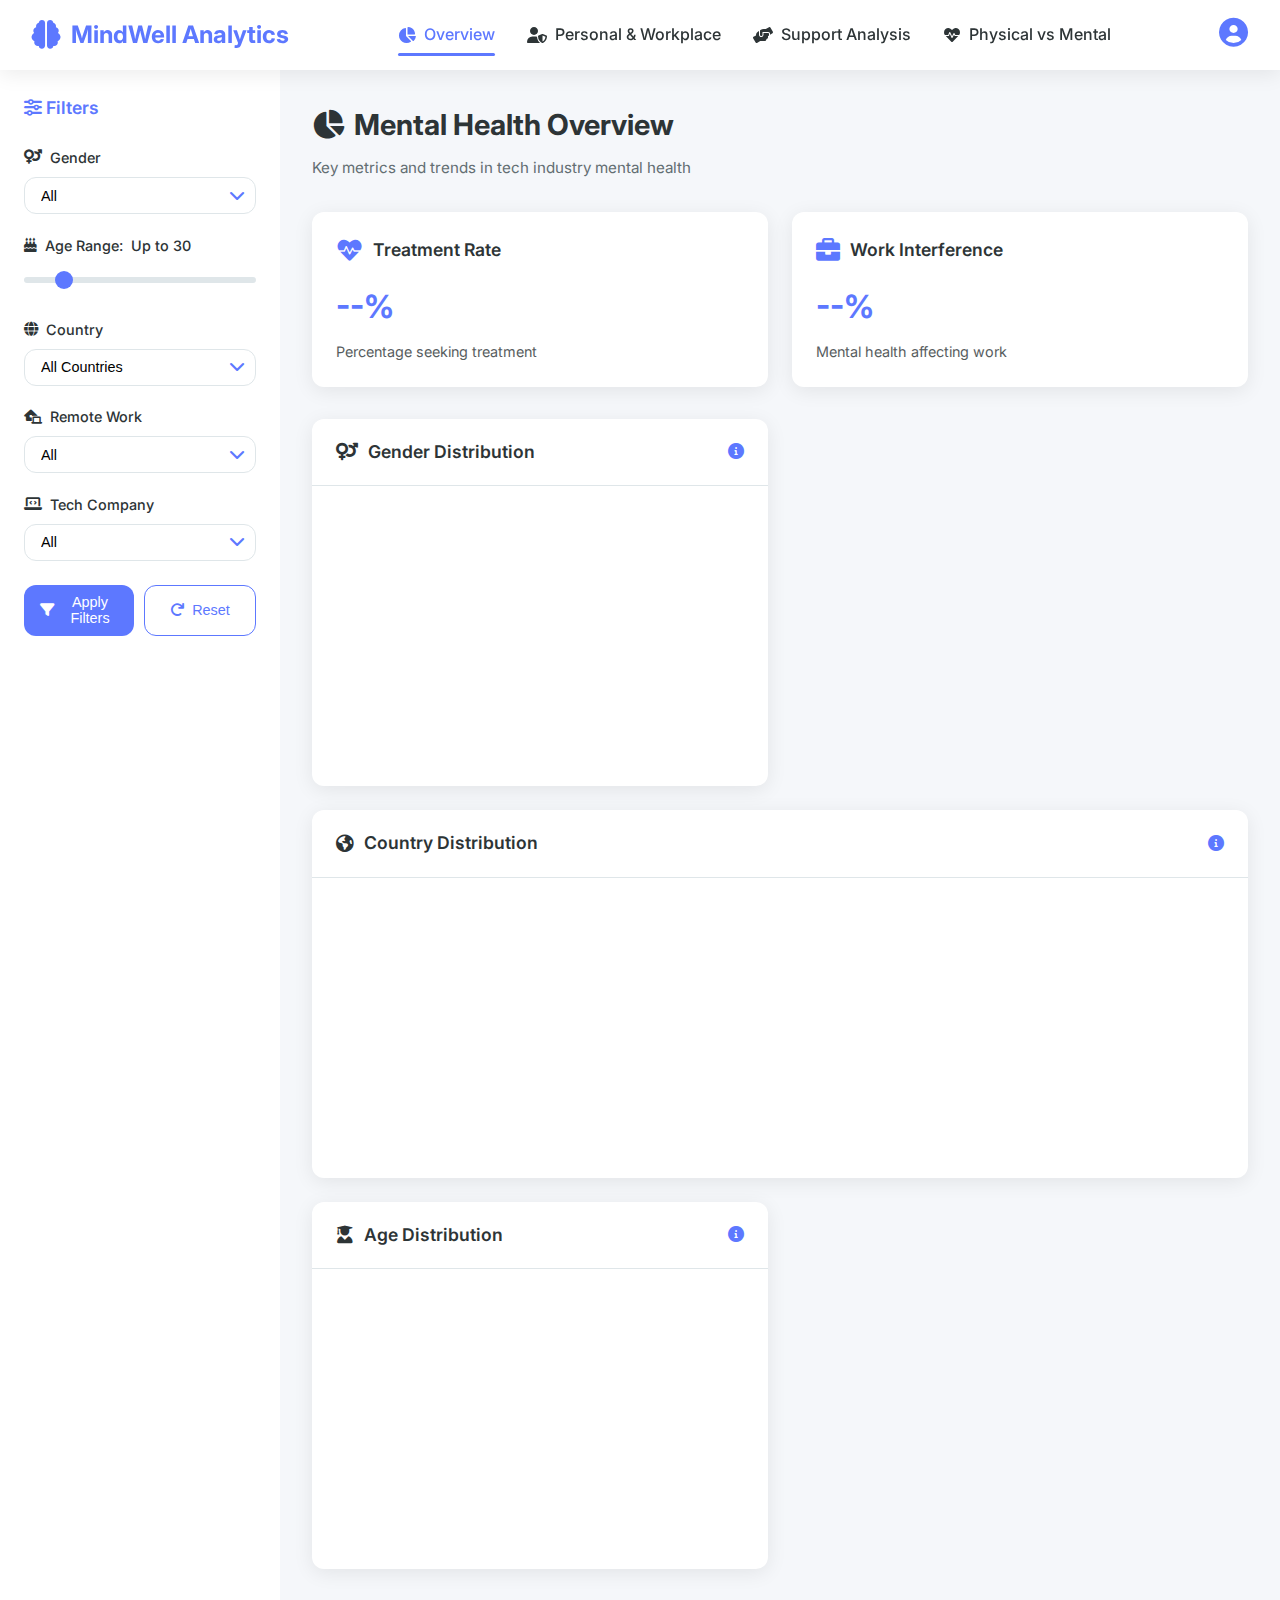
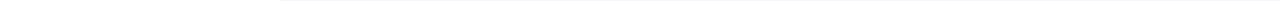
<file: etl-project/Data_analytics-dashboard-main/index.html>
<!DOCTYPE html>
<html lang="en">
<head>
    <meta charset="UTF-8">
    <meta name="viewport" content="width=device-width, initial-scale=1.0">
    <title>Mental Health Dashboard - Overview</title>
    <link href="https://fonts.googleapis.com/css2?family=Inter:wght@300;400;500;600;700&display=swap" rel="stylesheet">
    <link rel="stylesheet" href="https://cdnjs.cloudflare.com/ajax/libs/font-awesome/6.0.0/css/all.min.css">
    <link rel="stylesheet" href="styles.css">
    <script src="https://d3js.org/d3.v7.min.js"></script>
</head>
<body>
    <header class="dashboard-header">
        <div class="logo">
            <i class="fas fa-brain"></i>
            <span>MindWell Analytics</span>
        </div>
        <nav class="main-nav">
            <ul>
                <li><a href="index.html" class="active"><i class="fas fa-chart-pie"></i> Overview</a></li>
                <li><a href="factors.html"><i class="fas fa-user-shield"></i> Personal & Workplace</a></li>
                <li><a href="support.html"><i class="fas fa-hands-helping"></i> Support Analysis</a></li>
                <li><a href="physical-vs-mental.html"><i class="fas fa-heartbeat"></i> Physical vs Mental</a></li>
            </ul>
        </nav>
        <div class="user-profile">
            <i class="fas fa-user-circle"></i>
        </div>
    </header>

    <div class="dashboard-container">
        <aside class="sidebar">
            <div class="filters">
                <div class="filter-header">
                    <h3><i class="fas fa-sliders-h"></i> Filters</h3>
                </div>
                <div class="filter-group">
                    <label for="gender"><i class="fas fa-venus-mars"></i> Gender</label>
                    <div class="select-wrapper">
                        <select id="gender" class="filter-select">
                            <option value="All">All</option>
                            <option value="Male">Male</option>
                            <option value="Female">Female</option>
                            <option value="Other">Other</option>
                        </select>
                    </div>
                </div>
                <div class="filter-group">
                    <label for="age"><i class="fas fa-birthday-cake"></i> Age Range: <span id="age-value">Up to 30</span></label>
                    <input type="range" id="age" min="18" max="100" value="30" class="slider">
                </div>
                <div class="filter-group">
                    <label for="country"><i class="fas fa-globe"></i> Country</label>
                    <div class="select-wrapper">
                        <select id="country" class="filter-select">
                            <option value="All">All Countries</option>
                        </select>
                    </div>
                </div>
                <div class="filter-group">
                    <label for="remote"><i class="fas fa-laptop-house"></i> Remote Work</label>
                    <div class="select-wrapper">
                        <select id="remote" class="filter-select">
                            <option value="All">All</option>
                            <option value="Yes">Yes</option>
                            <option value="No">No</option>
                        </select>
                    </div>
                </div>
                <div class="filter-group">
                    <label for="tech"><i class="fas fa-laptop-code"></i> Tech Company</label>
                    <div class="select-wrapper">
                        <select id="tech" class="filter-select">
                            <option value="All">All</option>
                            <option value="Yes">Yes</option>
                            <option value="No">No</option>
                        </select>
                    </div>
                </div>
                <div class="filter-buttons">
                    <button id="apply-filters" class="btn btn-primary">
                        <i class="fas fa-filter"></i> Apply Filters
                    </button>
                    <button id="reset-filters" class="btn btn-secondary">
                        <i class="fas fa-redo"></i> Reset
                    </button>
                </div>
            </div>
        </aside>

        <main class="content">
            <div class="page-header">
                <h1><i class="fas fa-chart-pie"></i> Mental Health Overview</h1>
                <p class="subtitle">Key metrics and trends in tech industry mental health</p>
            </div>

            <div class="summary-metrics">
                <div class="metric-card">
                    <div class="metric-header">
                        <i class="fas fa-heartbeat"></i>
                        <h3>Treatment Rate</h3>
                    </div>
                    <div class="metric-value" id="treatment-rate">--%</div>
                    <div class="metric-description">Percentage seeking treatment</div>
                </div>
                <div class="metric-card">
                    <div class="metric-header">
                        <i class="fas fa-briefcase"></i>
                        <h3>Work Interference</h3>
                    </div>
                    <div class="metric-value" id="interference-rate">--%</div>
                    <div class="metric-description">Mental health affecting work</div>
                </div>
            </div>

            <div class="grid-container">
                <div class="card chart-card">
                    <div class="card-header">
                        <h2><i class="fas fa-venus-mars"></i> Gender Distribution</h2>
                        <div class="card-tooltip">
                            <i class="fas fa-info-circle"></i>
                            <span class="tooltip-text">Breakdown of respondents by gender</span>
                        </div>
                    </div>
                    <div id="gender-chart" class="chart-container"></div>
                </div>

                <div class="card chart-card wide">
                    <div class="card-header">
                        <h2><i class="fas fa-globe-americas"></i> Country Distribution</h2>
                        <div class="card-tooltip">
                            <i class="fas fa-info-circle"></i>
                            <span class="tooltip-text">Respondent count by country</span>
                        </div>
                    </div>
                    <div id="country-chart" class="chart-container"></div>
                </div>

                <div class="card chart-card">
                    <div class="card-header">
                        <h2><i class="fas fa-user-graduate"></i> Age Distribution</h2>
                        <div class="card-tooltip">
                            <i class="fas fa-info-circle"></i>
                            <span class="tooltip-text">Age range of respondents</span>
                        </div>
                    </div>
                    <div id="age-chart" class="chart-container"></div>
                </div>
            </div>
        </main>
    </div>

    <div class="toast-notification" id="toast">
        <i class="fas fa-check-circle"></i>
        <span>Filters applied successfully!</span>
    </div>

    <script src="common.js"></script>
    <script src="index.js"></script>
</body>
</html>
</file>
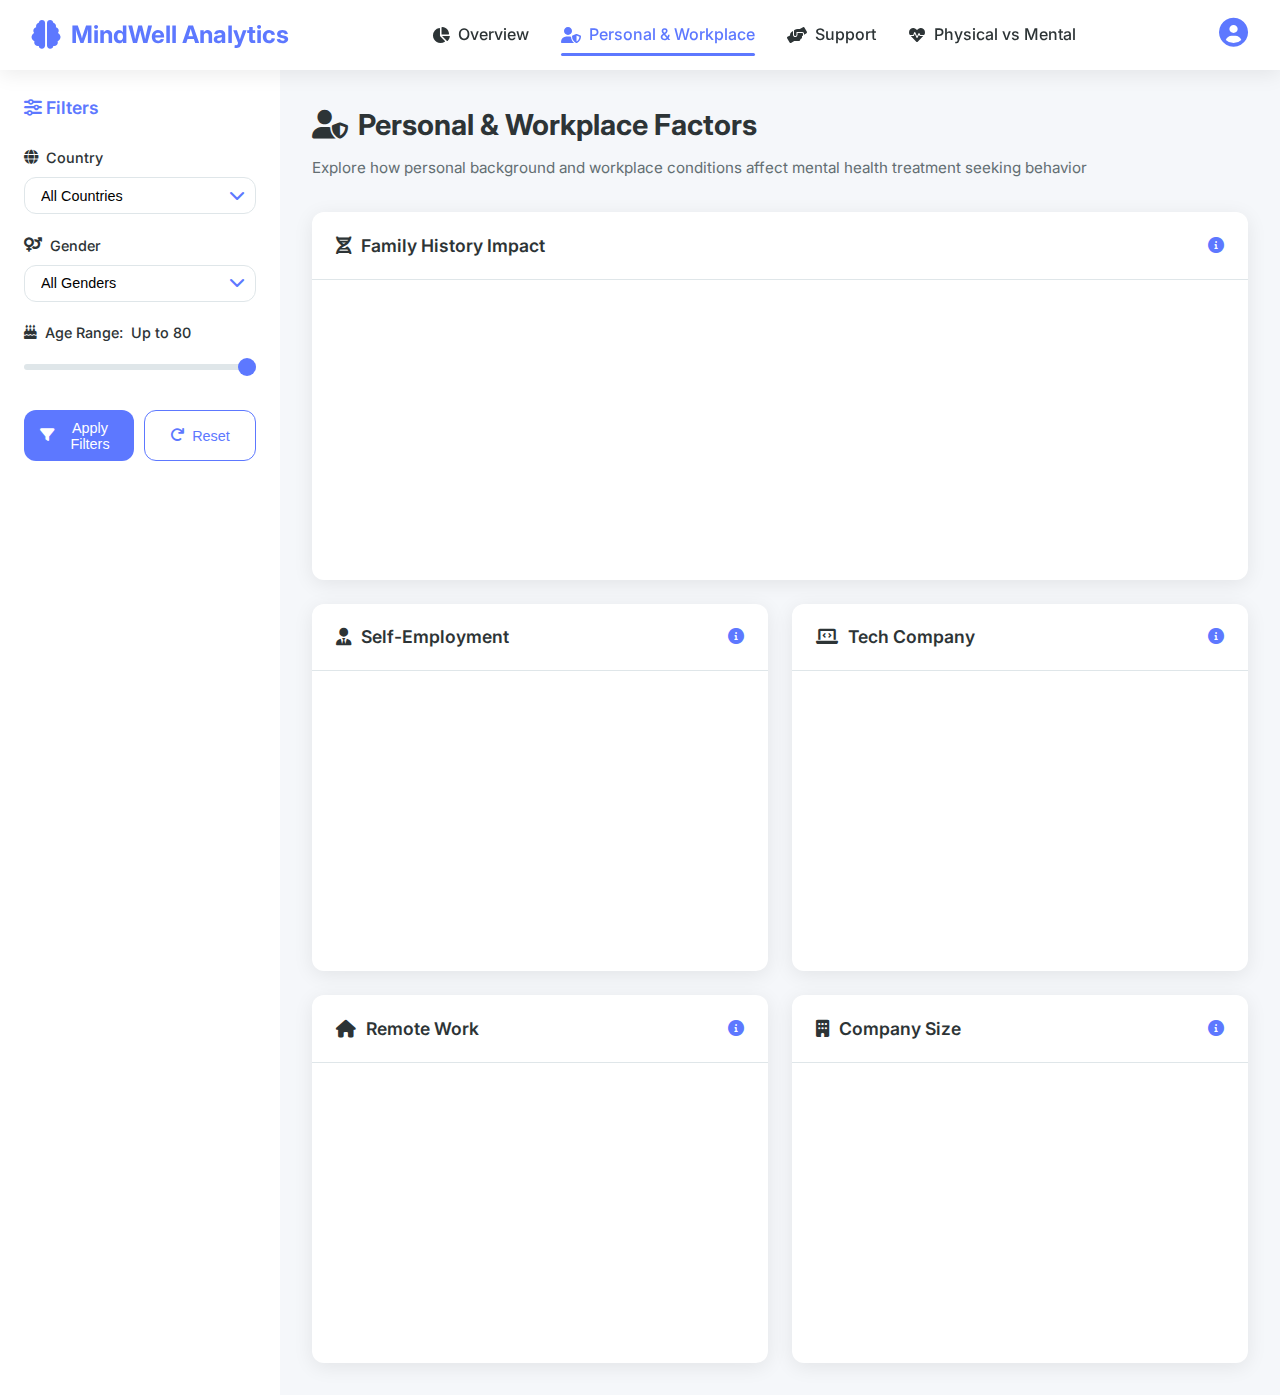
<file: etl-project/Data_analytics-dashboard-main/factors.html>
<!DOCTYPE html>
<html lang="en">
<head>
    <meta charset="UTF-8">
    <meta name="viewport" content="width=device-width, initial-scale=1.0">
    <title>Mental Health Dashboard - Factors</title>
    <link href="https://fonts.googleapis.com/css2?family=Inter:wght@300;400;500;600;700&display=swap" rel="stylesheet">
    <link rel="stylesheet" href="https://cdnjs.cloudflare.com/ajax/libs/font-awesome/6.0.0/css/all.min.css">
    <link rel="stylesheet" href="styles.css">
    <script src="https://d3js.org/d3.v7.min.js"></script>
</head>
<body>
    <header class="dashboard-header">
        <div class="logo">
            <i class="fas fa-brain"></i>
            <span>MindWell Analytics</span>
        </div>
        <nav class="main-nav">
            <ul>
                <li><a href="index.html"><i class="fas fa-chart-pie"></i> Overview</a></li>
                <li><a href="factors.html" class="active"><i class="fas fa-user-shield"></i> Personal & Workplace</a></li>
                <li><a href="support.html"><i class="fas fa-hands-helping"></i> Support</a></li>
                <li><a href="physical-vs-mental.html"><i class="fas fa-heartbeat"></i> Physical vs Mental</a></li>
            </ul>
        </nav>
        <div class="user-profile">
            <i class="fas fa-user-circle"></i>
        </div>
    </header>

    <div class="dashboard-container">
        <aside class="sidebar">
            <div class="filters">
                <div class="filter-header">
                    <h3><i class="fas fa-sliders-h"></i> Filters</h3>
                </div>
                <div class="filter-group">
                    <label for="country-filter"><i class="fas fa-globe"></i> Country</label>
                    <div class="select-wrapper">
                        <select id="country-filter" class="filter-select">
                            <option value="all">All Countries</option>
                            <!-- Options will be populated by JS -->
                        </select>
                    </div>
                </div>
                <div class="filter-group">
                    <label for="gender-filter"><i class="fas fa-venus-mars"></i> Gender</label>
                    <div class="select-wrapper">
                        <select id="gender-filter" class="filter-select">
                            <option value="all">All Genders</option>
                            <!-- Options will be populated by JS -->
                        </select>
                    </div>
                </div>
                <div class="filter-group">
                    <label for="age-range"><i class="fas fa-birthday-cake"></i> Age Range: <span id="age-value">Up to 80</span></label>
                    <input type="range" id="age-range" min="18" max="80" value="80" class="slider">
                </div>
                <div class="filter-buttons">
                    <button id="apply-filters" class="btn btn-primary">
                        <i class="fas fa-filter"></i> Apply Filters
                    </button>
                    <button id="reset-filters" class="btn btn-secondary">
                        <i class="fas fa-redo"></i> Reset
                    </button>
                </div>
            </div>
        </aside>

        <main class="content">
            <div class="page-header">
                <h1><i class="fas fa-user-shield"></i> Personal & Workplace Factors</h1>
                <p class="subtitle">Explore how personal background and workplace conditions affect mental health treatment seeking behavior</p>
            </div>

            <div class="grid-container">
                <div class="card chart-card wide">
                    <div class="card-header">
                        <h2><i class="fas fa-dna"></i> Family History Impact</h2>
                        <div class="card-tooltip">
                            <i class="fas fa-info-circle"></i>
                            <span class="tooltip-text">Shows treatment rates based on family history of mental illness</span>
                        </div>
                    </div>
                    <div id="family-history-chart" class="chart-container"></div>
                </div>

                <div class="card chart-card">
                    <div class="card-header">
                        <h2><i class="fas fa-user-tie"></i> Self-Employment</h2>
                        <div class="card-tooltip">
                            <i class="fas fa-info-circle"></i>
                            <span class="tooltip-text">Comparison of treatment rates between self-employed and others</span>
                        </div>
                    </div>
                    <div id="self-employed-chart" class="chart-container"></div>
                </div>

                <div class="card chart-card">
                    <div class="card-header">
                        <h2><i class="fas fa-laptop-code"></i> Tech Company</h2>
                        <div class="card-tooltip">
                            <i class="fas fa-info-circle"></i>
                            <span class="tooltip-text">Treatment rates in tech vs non-tech companies</span>
                        </div>
                    </div>
                    <div id="tech-company-chart" class="chart-container"></div>
                </div>

                <div class="card chart-card">
                    <div class="card-header">
                        <h2><i class="fas fa-home"></i> Remote Work</h2>
                        <div class="card-tooltip">
                            <i class="fas fa-info-circle"></i>
                            <span class="tooltip-text">How remote work affects treatment seeking</span>
                        </div>
                    </div>
                    <div id="remote-treatment-chart" class="chart-container"></div>
                </div>

                <div class="card chart-card">
                    <div class="card-header">
                        <h2><i class="fas fa-building"></i> Company Size</h2>
                        <div class="card-tooltip">
                            <i class="fas fa-info-circle"></i>
                            <span class="tooltip-text">Treatment rates across different company sizes</span>
                        </div>
                    </div>
                    <div id="company-size-chart" class="chart-container"></div>
                </div>
            </div>
        </main>
    </div>

    <script src="common.js"></script>
    <script src="factors.js"></script>
</body>
</html>
</file>
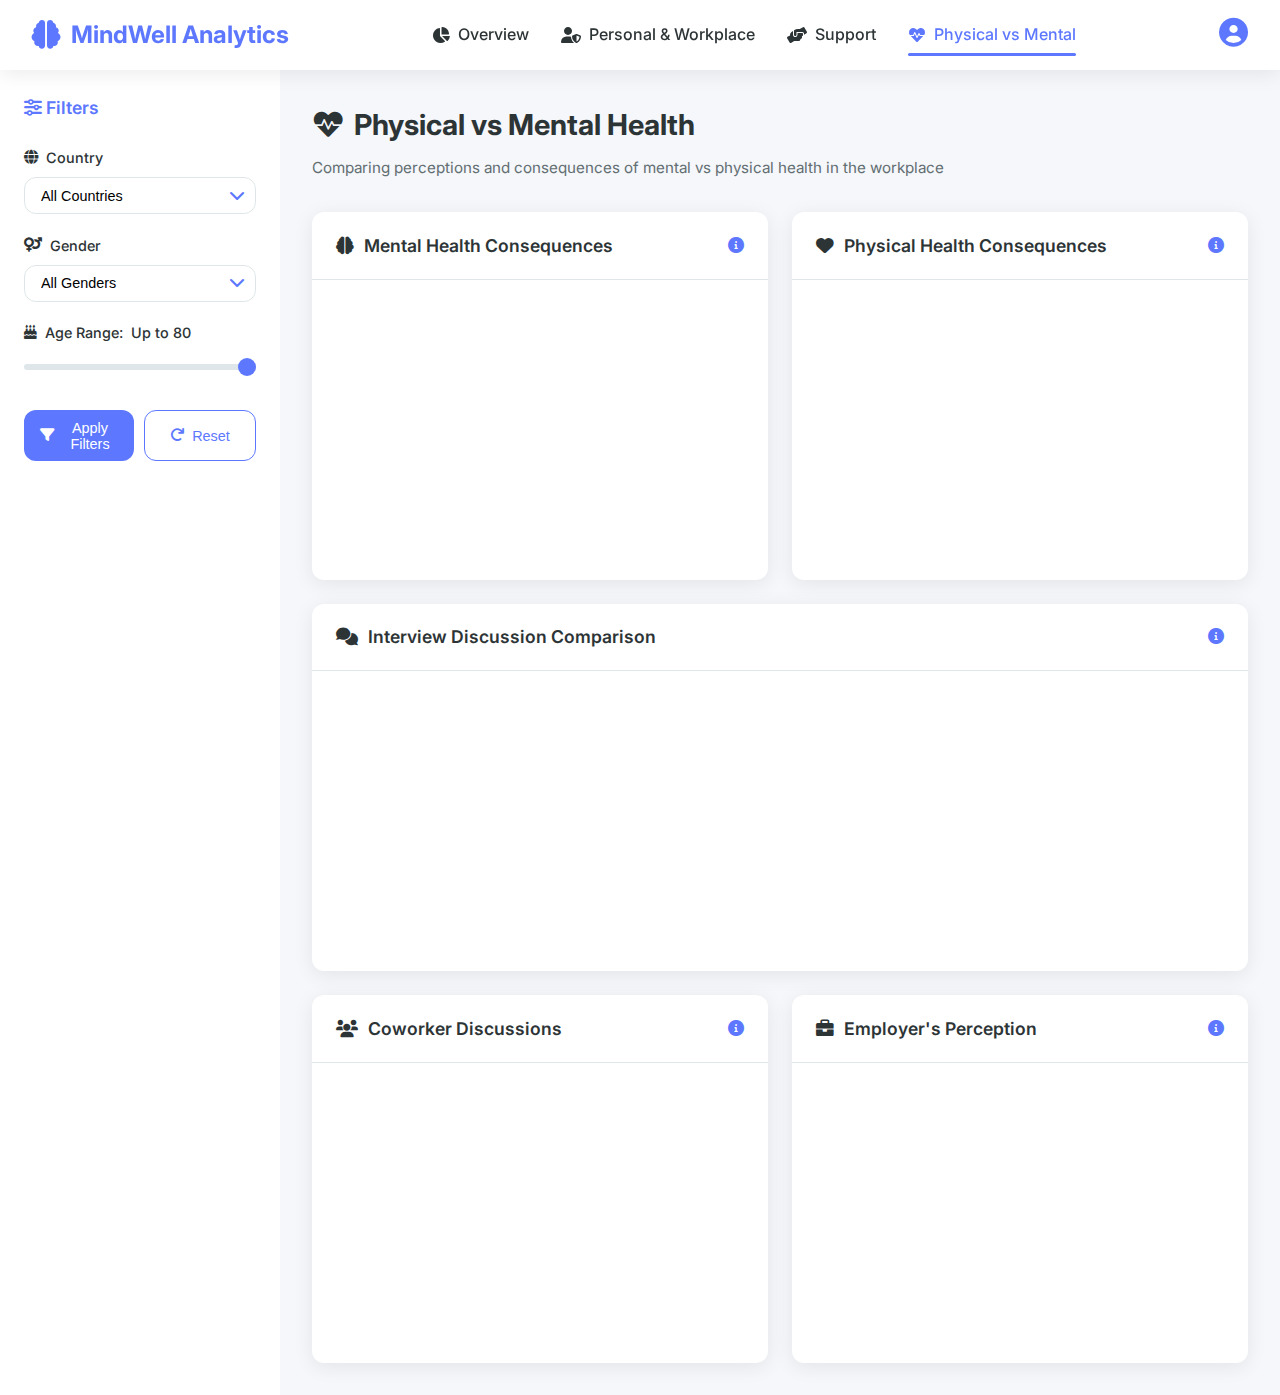
<file: etl-project/Data_analytics-dashboard-main/physical-vs-mental.html>
<!DOCTYPE html>
<html lang="en">
<head>
    <meta charset="UTF-8">
    <meta name="viewport" content="width=device-width, initial-scale=1.0">
    <title>Mental Health Dashboard - Physical vs Mental</title>
    <link href="https://fonts.googleapis.com/css2?family=Inter:wght@300;400;500;600;700&display=swap" rel="stylesheet">
    <link rel="stylesheet" href="https://cdnjs.cloudflare.com/ajax/libs/font-awesome/6.0.0/css/all.min.css">
    <link rel="stylesheet" href="styles.css">
    <script src="https://d3js.org/d3.v7.min.js"></script>
</head>
<body>
    <header class="dashboard-header">
        <div class="logo">
            <i class="fas fa-brain"></i>
            <span>MindWell Analytics</span>
        </div>
        <nav class="main-nav">
            <ul>
                <li><a href="index.html"><i class="fas fa-chart-pie"></i> Overview</a></li>
                <li><a href="factors.html"><i class="fas fa-user-shield"></i> Personal & Workplace</a></li>
                <li><a href="support.html"><i class="fas fa-hands-helping"></i> Support</a></li>
                <li><a href="physical-vs-mental.html" class="active"><i class="fas fa-heartbeat"></i> Physical vs Mental</a></li>
            </ul>
        </nav>
        <div class="user-profile">
            <i class="fas fa-user-circle"></i>
        </div>
    </header>

    <div class="dashboard-container">
        <aside class="sidebar">
            <div class="filters">
                <div class="filter-header">
                    <h3><i class="fas fa-sliders-h"></i> Filters</h3>
                </div>
                <div class="filter-group">
                    <label for="country-filter"><i class="fas fa-globe"></i> Country</label>
                    <div class="select-wrapper">
                        <select id="country-filter" class="filter-select">
                            <option value="all">All Countries</option>
                            <!-- Options will be populated by JS -->
                        </select>
                    </div>
                </div>
                <div class="filter-group">
                    <label for="gender-filter"><i class="fas fa-venus-mars"></i> Gender</label>
                    <div class="select-wrapper">
                        <select id="gender-filter" class="filter-select">
                            <option value="all">All Genders</option>
                            <!-- Options will be populated by JS -->
                        </select>
                    </div>
                </div>
                <div class="filter-group">
                    <label for="age-range"><i class="fas fa-birthday-cake"></i> Age Range: <span id="age-value">Up to 80</span></label>
                    <input type="range" id="age-range" min="18" max="80" value="80" class="slider">
                </div>
                <div class="filter-buttons">
                    <button id="apply-filters" class="btn btn-primary">
                        <i class="fas fa-filter"></i> Apply Filters
                    </button>
                    <button id="reset-filters" class="btn btn-secondary">
                        <i class="fas fa-redo"></i> Reset
                    </button>
                </div>
            </div>
        </aside>

        <main class="content">
            <div class="page-header">
                <h1><i class="fas fa-heartbeat"></i> Physical vs Mental Health</h1>
                <p class="subtitle">Comparing perceptions and consequences of mental vs physical health in the workplace</p>
            </div>

            <div class="grid-container">
                <div class="card chart-card">
                    <div class="card-header">
                        <h2><i class="fas fa-brain"></i> Mental Health Consequences</h2>
                        <div class="card-tooltip">
                            <i class="fas fa-info-circle"></i>
                            <span class="tooltip-text">Perceived consequences of discussing mental health issues</span>
                        </div>
                    </div>
                    <div id="mental-consequence-chart" class="chart-container"></div>
                </div>

                <div class="card chart-card">
                    <div class="card-header">
                        <h2><i class="fas fa-heart"></i> Physical Health Consequences</h2>
                        <div class="card-tooltip">
                            <i class="fas fa-info-circle"></i>
                            <span class="tooltip-text">Perceived consequences of discussing physical health issues</span>
                        </div>
                    </div>
                    <div id="physical-consequence-chart" class="chart-container"></div>
                </div>

                <div class="card chart-card wide">
                    <div class="card-header">
                        <h2><i class="fas fa-comments"></i> Interview Discussion Comparison</h2>
                        <div class="card-tooltip">
                            <i class="fas fa-info-circle"></i>
                            <span class="tooltip-text">Willingness to discuss mental vs physical health in job interviews</span>
                        </div>
                    </div>
                    <div id="interview-comparison-chart" class="chart-container"></div>
                </div>

                <div class="card chart-card">
                    <div class="card-header">
                        <h2><i class="fas fa-users"></i> Coworker Discussions</h2>
                        <div class="card-tooltip">
                            <i class="fas fa-info-circle"></i>
                            <span class="tooltip-text">Comfort level discussing with coworkers</span>
                        </div>
                    </div>
                    <div id="coworkers-chart" class="chart-container"></div>
                </div>

                <div class="card chart-card">
                    <div class="card-header">
                        <h2><i class="fas fa-briefcase"></i> Employer's Perception</h2>
                        <div class="card-tooltip">
                            <i class="fas fa-info-circle"></i>
                            <span class="tooltip-text">How employers view mental vs physical health</span>
                        </div>
                    </div>
                    <div id="employer-perception-chart" class="chart-container"></div>
                </div>
            </div>
        </main>
    </div>

    <script src="common.js"></script>
    <script src="physical-vs-mental.js"></script>
</body>
</html>
</file>
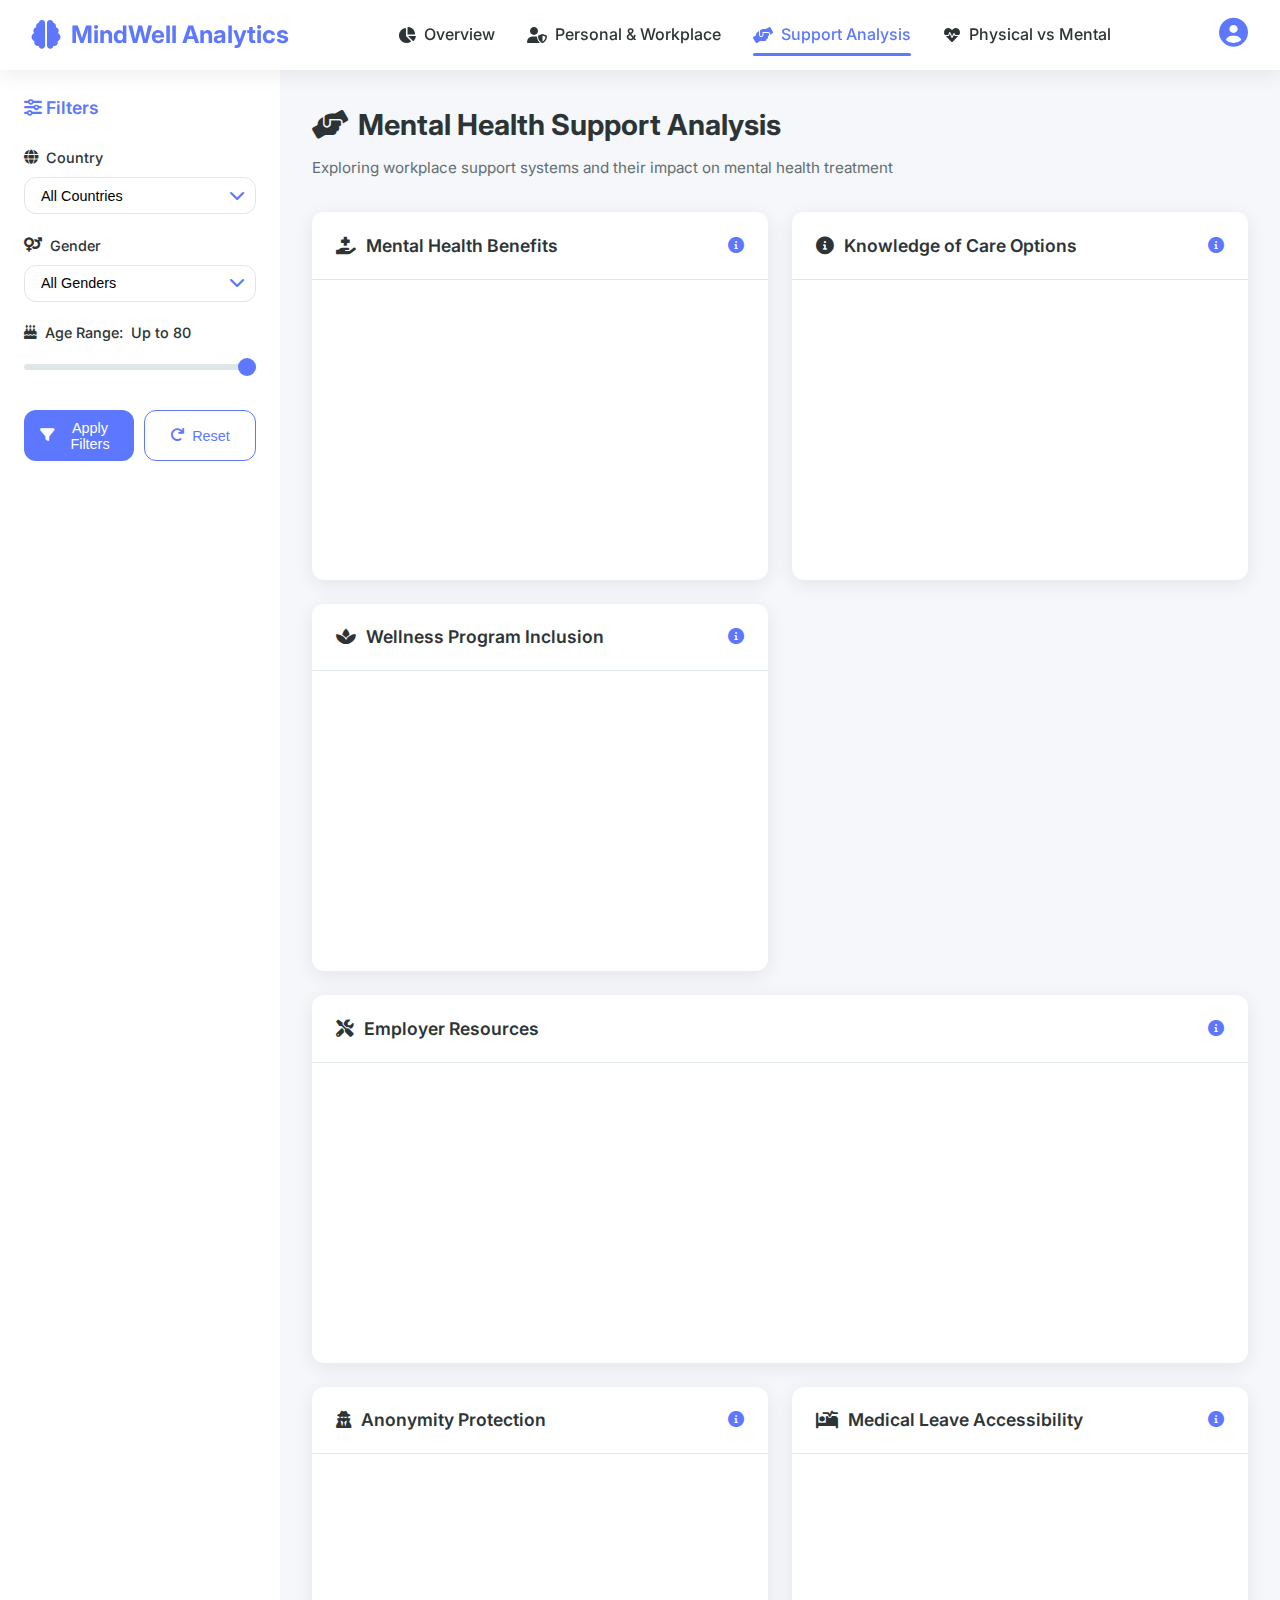
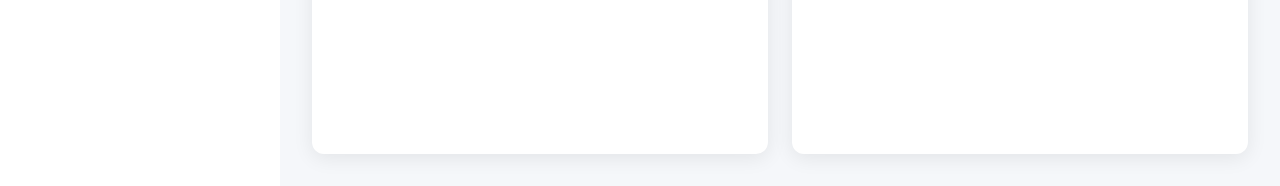
<file: etl-project/Data_analytics-dashboard-main/support.html>
<!DOCTYPE html>
<html lang="en">
<head>
    <meta charset="UTF-8">
    <meta name="viewport" content="width=device-width, initial-scale=1.0">
    <title>Mental Health Dashboard - Support</title>
    <link href="https://fonts.googleapis.com/css2?family=Inter:wght@300;400;500;600;700&display=swap" rel="stylesheet">
    <link rel="stylesheet" href="https://cdnjs.cloudflare.com/ajax/libs/font-awesome/6.0.0/css/all.min.css">
    <link rel="stylesheet" href="styles.css">
    <script src="https://d3js.org/d3.v7.min.js"></script>
</head>
<body>
    <header class="dashboard-header">
        <div class="logo">
            <i class="fas fa-brain"></i>
            <span>MindWell Analytics</span>
        </div>
        <nav class="main-nav">
            <ul>
                <li><a href="index.html"><i class="fas fa-chart-pie"></i> Overview</a></li>
                <li><a href="factors.html"><i class="fas fa-user-shield"></i> Personal & Workplace</a></li>
                <li><a href="support.html" class="active"><i class="fas fa-hands-helping"></i> Support Analysis</a></li>
                <li><a href="physical-vs-mental.html"><i class="fas fa-heartbeat"></i> Physical vs Mental</a></li>
            </ul>
        </nav>
        <div class="user-profile">
            <i class="fas fa-user-circle"></i>
        </div>
    </header>

    <div class="dashboard-container">
        <aside class="sidebar">
            <div class="filters">
                <div class="filter-header">
                    <h3><i class="fas fa-sliders-h"></i> Filters</h3>
                </div>
                <div class="filter-group">
                    <label for="country-filter"><i class="fas fa-globe"></i> Country</label>
                    <div class="select-wrapper">
                        <select id="country-filter" class="filter-select">
                            <option value="all">All Countries</option>
                            <!-- Options will be populated by JS -->
                        </select>
                    </div>
                </div>
                <div class="filter-group">
                    <label for="gender-filter"><i class="fas fa-venus-mars"></i> Gender</label>
                    <div class="select-wrapper">
                        <select id="gender-filter" class="filter-select">
                            <option value="all">All Genders</option>
                            <!-- Options will be populated by JS -->
                        </select>
                    </div>
                </div>
                <div class="filter-group">
                    <label for="age-range"><i class="fas fa-birthday-cake"></i> Age Range: <span id="age-value">Up to 80</span></label>
                    <input type="range" id="age-range" min="18" max="80" value="80" class="slider">
                </div>
                <div class="filter-buttons">
                    <button id="apply-filters" class="btn btn-primary">
                        <i class="fas fa-filter"></i> Apply Filters
                    </button>
                    <button id="reset-filters" class="btn btn-secondary">
                        <i class="fas fa-redo"></i> Reset
                    </button>
                </div>
            </div>
        </aside>

        <main class="content">
            <div class="page-header">
                <h1><i class="fas fa-hands-helping"></i> Mental Health Support Analysis</h1>
                <p class="subtitle">Exploring workplace support systems and their impact on mental health treatment</p>
            </div>

            <div class="grid-container">
                <div class="card chart-card">
                    <div class="card-header">
                        <h2><i class="fas fa-hand-holding-medical"></i> Mental Health Benefits</h2>
                        <div class="card-tooltip">
                            <i class="fas fa-info-circle"></i>
                            <span class="tooltip-text">Availability of mental health benefits in workplace</span>
                        </div>
                    </div>
                    <div id="benefits-chart" class="chart-container"></div>
                </div>

                <div class="card chart-card">
                    <div class="card-header">
                        <h2><i class="fas fa-info-circle"></i> Knowledge of Care Options</h2>
                        <div class="card-tooltip">
                            <i class="fas fa-info-circle"></i>
                            <span class="tooltip-text">Employee awareness of mental health care options</span>
                        </div>
                    </div>
                    <div id="care-options-chart" class="chart-container"></div>
                </div>

                <div class="card chart-card">
                    <div class="card-header">
                        <h2><i class="fas fa-spa"></i> Wellness Program Inclusion</h2>
                        <div class="card-tooltip">
                            <i class="fas fa-info-circle"></i>
                            <span class="tooltip-text">Inclusion of mental health in wellness programs</span>
                        </div>
                    </div>
                    <div id="wellness-program-chart" class="chart-container"></div>
                </div>

                <div class="card chart-card wide">
                    <div class="card-header">
                        <h2><i class="fas fa-tools"></i> Employer Resources</h2>
                        <div class="card-tooltip">
                            <i class="fas fa-info-circle"></i>
                            <span class="tooltip-text">Resources provided by employers for mental health</span>
                        </div>
                    </div>
                    <div id="resources-chart" class="chart-container"></div>
                </div>

                <div class="card chart-card">
                    <div class="card-header">
                        <h2><i class="fas fa-user-secret"></i> Anonymity Protection</h2>
                        <div class="card-tooltip">
                            <i class="fas fa-info-circle"></i>
                            <span class="tooltip-text">Protection of anonymity when seeking help</span>
                        </div>
                    </div>
                    <div id="anonymity-chart" class="chart-container"></div>
                </div>

                <div class="card chart-card">
                    <div class="card-header">
                        <h2><i class="fas fa-procedures"></i> Medical Leave Accessibility</h2>
                        <div class="card-tooltip">
                            <i class="fas fa-info-circle"></i>
                            <span class="tooltip-text">Ease of taking medical leave for mental health</span>
                        </div>
                    </div>
                    <div id="leave-chart" class="chart-container"></div>
                </div>
            </div>
        </main>
    </div>

    <script src="common.js"></script>
    <script src="support.js"></script>
</body>
</html>
</file>
<file: etl-project/Data_analytics-dashboard-main/styles.css>
:root {
    --primary-color: #5d78ff;
    --primary-light: #e8ebff;
    --secondary-color: #6c5ce7;
    --accent-color: #00cec9;
    --dark-color: #2d3436;
    --light-color: #f9f9f9;
    --gray-color: #dfe6e9;
    --success-color: #00b894;
    --warning-color: #fdcb6e;
    --danger-color: #d63031;
    --border-radius: 12px;
    --box-shadow: 0 4px 20px rgba(0, 0, 0, 0.08);
    --transition: all 0.3s ease;
}

* {
    margin: 0;
    padding: 0;
    box-sizing: border-box;
}

body {
    font-family: 'Inter', sans-serif;
    background-color: #f5f7fa;
    color: var(--dark-color);
    line-height: 1.6;
}

.dashboard-header {
    display: flex;
    justify-content: space-between;
    align-items: center;
    padding: 0 2rem;
    height: 70px;
    background-color: white;
    box-shadow: var(--box-shadow);
    position: sticky;
    top: 0;
    z-index: 100;
}

.logo {
    display: flex;
    align-items: center;
    gap: 10px;
    font-size: 1.5rem;
    font-weight: 700;
    color: var(--primary-color);
}

.logo i {
    font-size: 1.8rem;
}

.main-nav ul {
    display: flex;
    list-style: none;
    gap: 2rem;
}

.main-nav a {
    text-decoration: none;
    color: var(--dark-color);
    font-weight: 500;
    display: flex;
    align-items: center;
    gap: 8px;
    padding: 0.5rem 0;
    transition: var(--transition);
}

.main-nav a:hover {
    color: var(--primary-color);
}

.main-nav a.active {
    color: var(--primary-color);
    position: relative;
}

.main-nav a.active:after {
    content: '';
    position: absolute;
    bottom: 0;
    left: 0;
    width: 100%;
    height: 3px;
    background-color: var(--primary-color);
    border-radius: 3px;
}

.user-profile i {
    font-size: 1.8rem;
    color: var(--primary-color);
    cursor: pointer;
}

.dashboard-container {
    display: flex;
    min-height: calc(100vh - 70px);
}

.sidebar {
    width: 280px;
    padding: 1.5rem;
    background-color: white;
    box-shadow: var(--box-shadow);
    transition: var(--transition);
}

.filter-header {
    margin-bottom: 1.5rem;
    display: flex;
    align-items: center;
    gap: 10px;
    color: var(--primary-color);
}

.filter-header h3 {
    font-size: 1.1rem;
    font-weight: 600;
}

.filter-group {
    margin-bottom: 1.2rem;
}

.filter-group label {
    display: block;
    margin-bottom: 0.5rem;
    font-size: 0.9rem;
    font-weight: 500;
    color: var(--dark-color);
    display: flex;
    align-items: center;
    gap: 8px;
}

.select-wrapper {
    position: relative;
}

.select-wrapper:after {
    content: '\f078';
    font-family: 'Font Awesome 6 Free';
    font-weight: 900;
    position: absolute;
    top: 50%;
    right: 12px;
    transform: translateY(-50%);
    color: var(--primary-color);
    pointer-events: none;
}

.filter-select {
    width: 100%;
    padding: 0.6rem 1rem;
    border: 1px solid var(--gray-color);
    border-radius: var(--border-radius);
    background-color: white;
    appearance: none;
    font-size: 0.9rem;
    transition: var(--transition);
}

.filter-select:focus {
    outline: none;
    border-color: var(--primary-color);
    box-shadow: 0 0 0 3px var(--primary-light);
}

.slider {
    width: 100%;
    height: 6px;
    -webkit-appearance: none;
    background: var(--gray-color);
    border-radius: 3px;
    margin-top: 0.5rem;
    margin-bottom: 1rem;
}

.slider::-webkit-slider-thumb {
    -webkit-appearance: none;
    width: 18px;
    height: 18px;
    border-radius: 50%;
    background: var(--primary-color);
    cursor: pointer;
    transition: var(--transition);
}

.slider::-webkit-slider-thumb:hover {
    transform: scale(1.1);
}

.filter-buttons {
    display: flex;
    gap: 10px;
    margin-top: 1.5rem;
}

.btn {
    padding: 0.6rem 1rem;
    border: none;
    border-radius: var(--border-radius);
    font-size: 0.9rem;
    font-weight: 500;
    cursor: pointer;
    transition: var(--transition);
    display: flex;
    align-items: center;
    gap: 8px;
    justify-content: center;
}

.btn-primary {
    background-color: var(--primary-color);
    color: white;
    flex: 1;
}

.btn-primary:hover {
    background-color: #4a6bff;
    transform: translateY(-2px);
}

.btn-secondary {
    background-color: white;
    color: var(--primary-color);
    border: 1px solid var(--primary-color);
    flex: 1;
}

.btn-secondary:hover {
    background-color: var(--primary-light);
    transform: translateY(-2px);
}

.content {
    flex: 1;
    padding: 2rem;
    background-color: #f5f7fa;
}

.page-header {
    margin-bottom: 2rem;
}

.page-header h1 {
    font-size: 1.8rem;
    font-weight: 700;
    color: var(--dark-color);
    display: flex;
    align-items: center;
    gap: 10px;
    margin-bottom: 0.5rem;
}

.subtitle {
    color: #636e72;
    font-size: 0.95rem;
}

.grid-container {
    display: grid;
    grid-template-columns: repeat(auto-fill, minmax(350px, 1fr));
    gap: 1.5rem;
}

.card {
    background-color: white;
    border-radius: var(--border-radius);
    box-shadow: var(--box-shadow);
    transition: var(--transition);
    overflow: hidden;
}

.card:hover {
    transform: translateY(-5px);
    box-shadow: 0 8px 25px rgba(0, 0, 0, 0.1);
}

.card.wide {
    grid-column: span 2;
}

.card-header {
    padding: 1.2rem 1.5rem;
    border-bottom: 1px solid var(--gray-color);
    display: flex;
    justify-content: space-between;
    align-items: center;
}

.card-header h2 {
    font-size: 1.1rem;
    font-weight: 600;
    color: var(--dark-color);
    display: flex;
    align-items: center;
    gap: 10px;
}

.card-tooltip {
    position: relative;
    cursor: pointer;
    color: var(--primary-color);
}

.tooltip-text {
    visibility: hidden;
    width: 200px;
    background-color: var(--dark-color);
    color: white;
    text-align: center;
    border-radius: 6px;
    padding: 0.5rem;
    position: absolute;
    z-index: 1;
    bottom: 125%;
    left: 50%;
    transform: translateX(-50%);
    opacity: 0;
    transition: opacity 0.3s;
    font-size: 0.8rem;
    font-weight: normal;
}

.card-tooltip:hover .tooltip-text {
    visibility: visible;
    opacity: 1;
}

.chart-container {
    padding: 1rem;
    height: 300px;
}

/* D3 Chart Styles */
.bar {
    fill: var(--primary-color);
    transition: var(--transition);
}

.bar:hover {
    fill: var(--secondary-color);
}

.axis text {
    font-size: 0.8rem;
    fill: #636e72;
}

.axis path,
.axis line {
    stroke: #dfe6e9;
}

/* Responsive adjustments */
@media (max-width: 1200px) {
    .grid-container {
        grid-template-columns: repeat(auto-fill, minmax(300px, 1fr));
    }
    
    .card.wide {
        grid-column: span 1;
    }
}

@media (max-width: 768px) {
    .dashboard-container {
        flex-direction: column;
    }
    
    .sidebar {
        width: 100%;
    }
    
    .main-nav ul {
        gap: 1rem;
    }
}

/* Summary Metrics */
.summary-metrics {
    display: grid;
    grid-template-columns: repeat(auto-fit, minmax(250px, 1fr));
    gap: 1.5rem;
    margin-bottom: 2rem;
}

.metric-card {
    background: white;
    border-radius: var(--border-radius);
    padding: 1.5rem;
    box-shadow: var(--box-shadow);
    transition: var(--transition);
}

.metric-card:hover {
    transform: translateY(-5px);
    box-shadow: 0 8px 25px rgba(0, 0, 0, 0.1);
}

.metric-header {
    display: flex;
    align-items: center;
    gap: 10px;
    margin-bottom: 1rem;
}

.metric-header i {
    font-size: 1.5rem;
    color: var(--primary-color);
}

.metric-header h3 {
    font-size: 1.1rem;
    font-weight: 600;
    color: var(--dark-color);
    margin: 0;
}

.metric-value {
    font-size: 2rem;
    font-weight: 700;
    color: var(--primary-color);
    margin-bottom: 0.5rem;
}

.metric-description {
    font-size: 0.9rem;
    color: var(--dark-color);
    opacity: 0.8;
}

/* Toast Notification */
.toast-notification {
    position: fixed;
    bottom: 20px;
    right: 20px;
    background: var(--success-color);
    color: white;
    padding: 0.8rem 1.5rem;
    border-radius: var(--border-radius);
    box-shadow: var(--box-shadow);
    display: none;
    align-items: center;
    gap: 10px;
    z-index: 1000;
    animation: slideIn 0.3s ease-out;
}

.toast-notification i {
    font-size: 1.2rem;
}

@keyframes slideIn {
    from {
        transform: translateY(100px);
        opacity: 0;
    }
    to {
        transform: translateY(0);
        opacity: 1;
    }
}

/* Chart Container */
.chart-container {
    position: relative;
    width: 100%;
    height: 100%;
    min-height: 300px;
}

/* Responsive Adjustments */
@media (max-width: 1200px) {
    .grid-container {
        grid-template-columns: repeat(auto-fill, minmax(300px, 1fr));
    }
    
    .card.wide {
        grid-column: span 1;
    }
}

@media (max-width: 768px) {
    .dashboard-container {
        flex-direction: column;
    }
    
    .sidebar {
        width: 100%;
    }
    
    .main-nav ul {
        gap: 1rem;
    }
    
    .summary-metrics {
        grid-template-columns: 1fr;
    }
}
</file>
